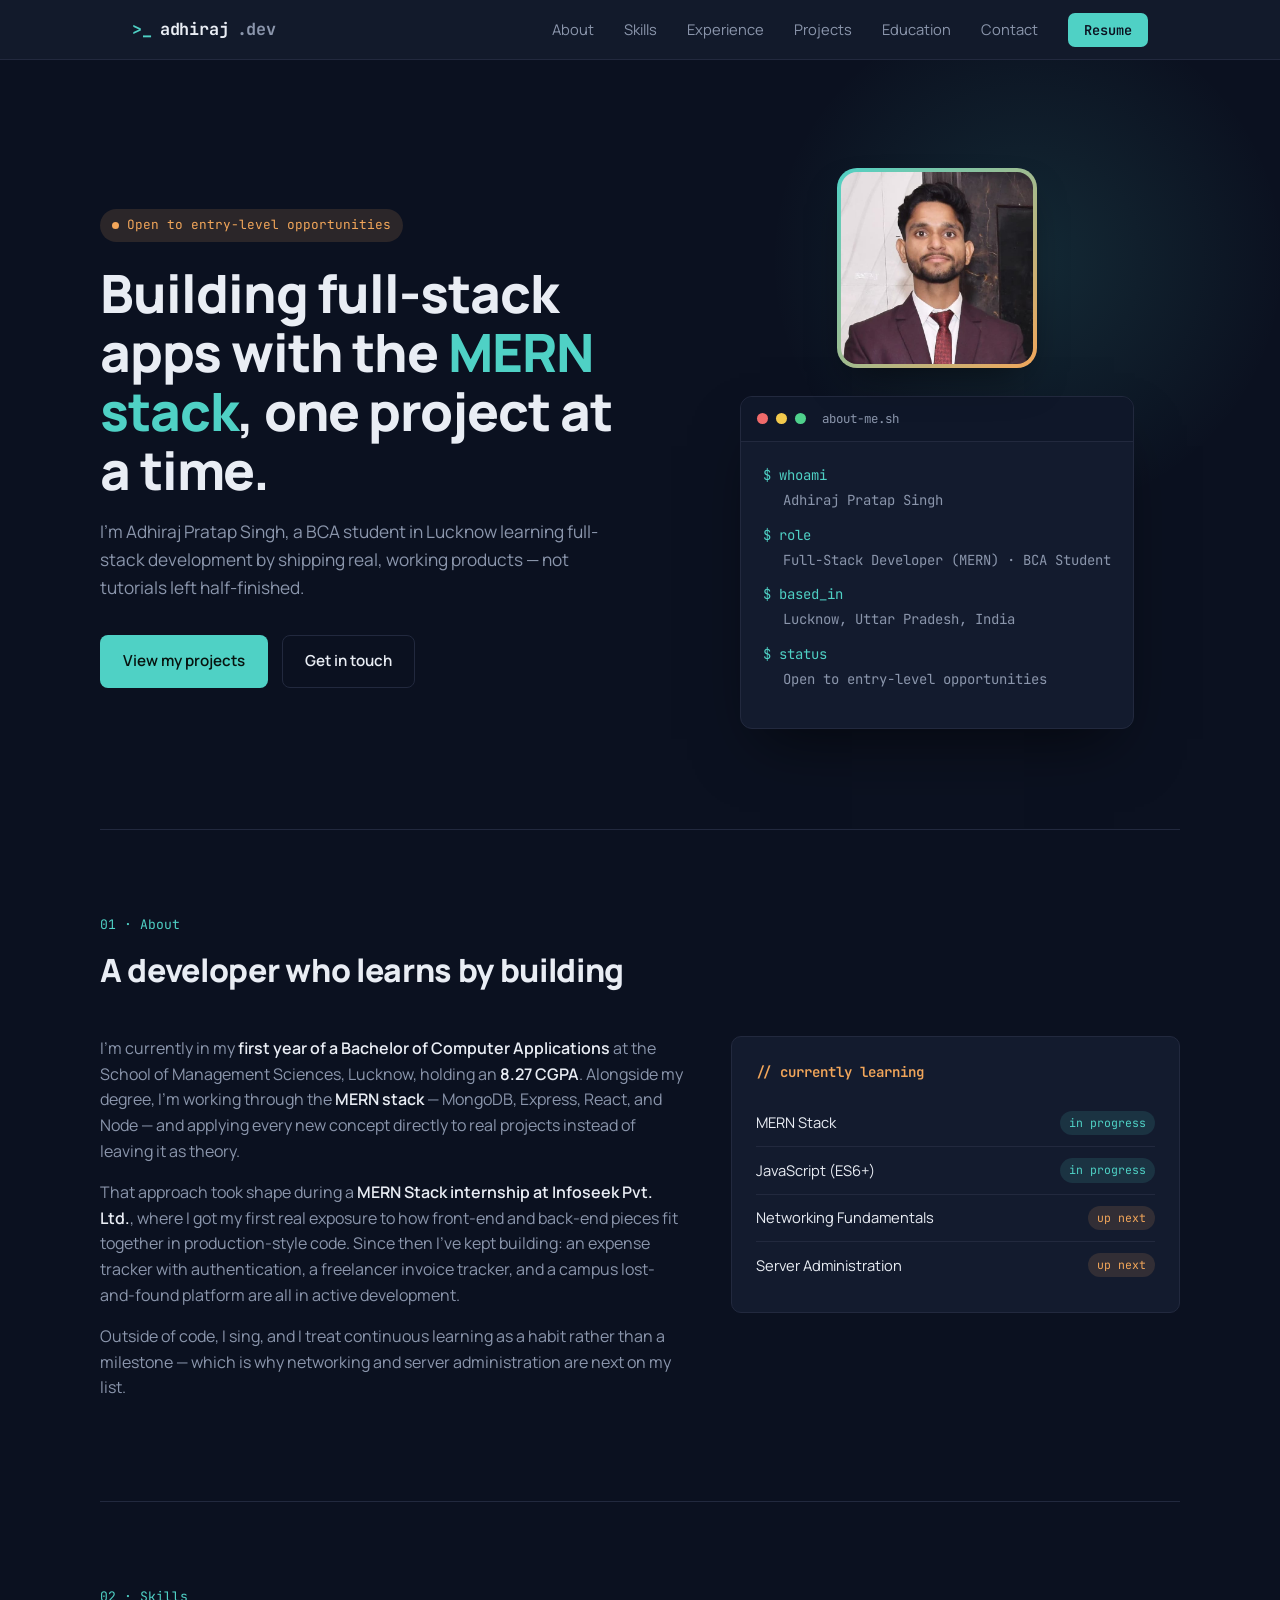
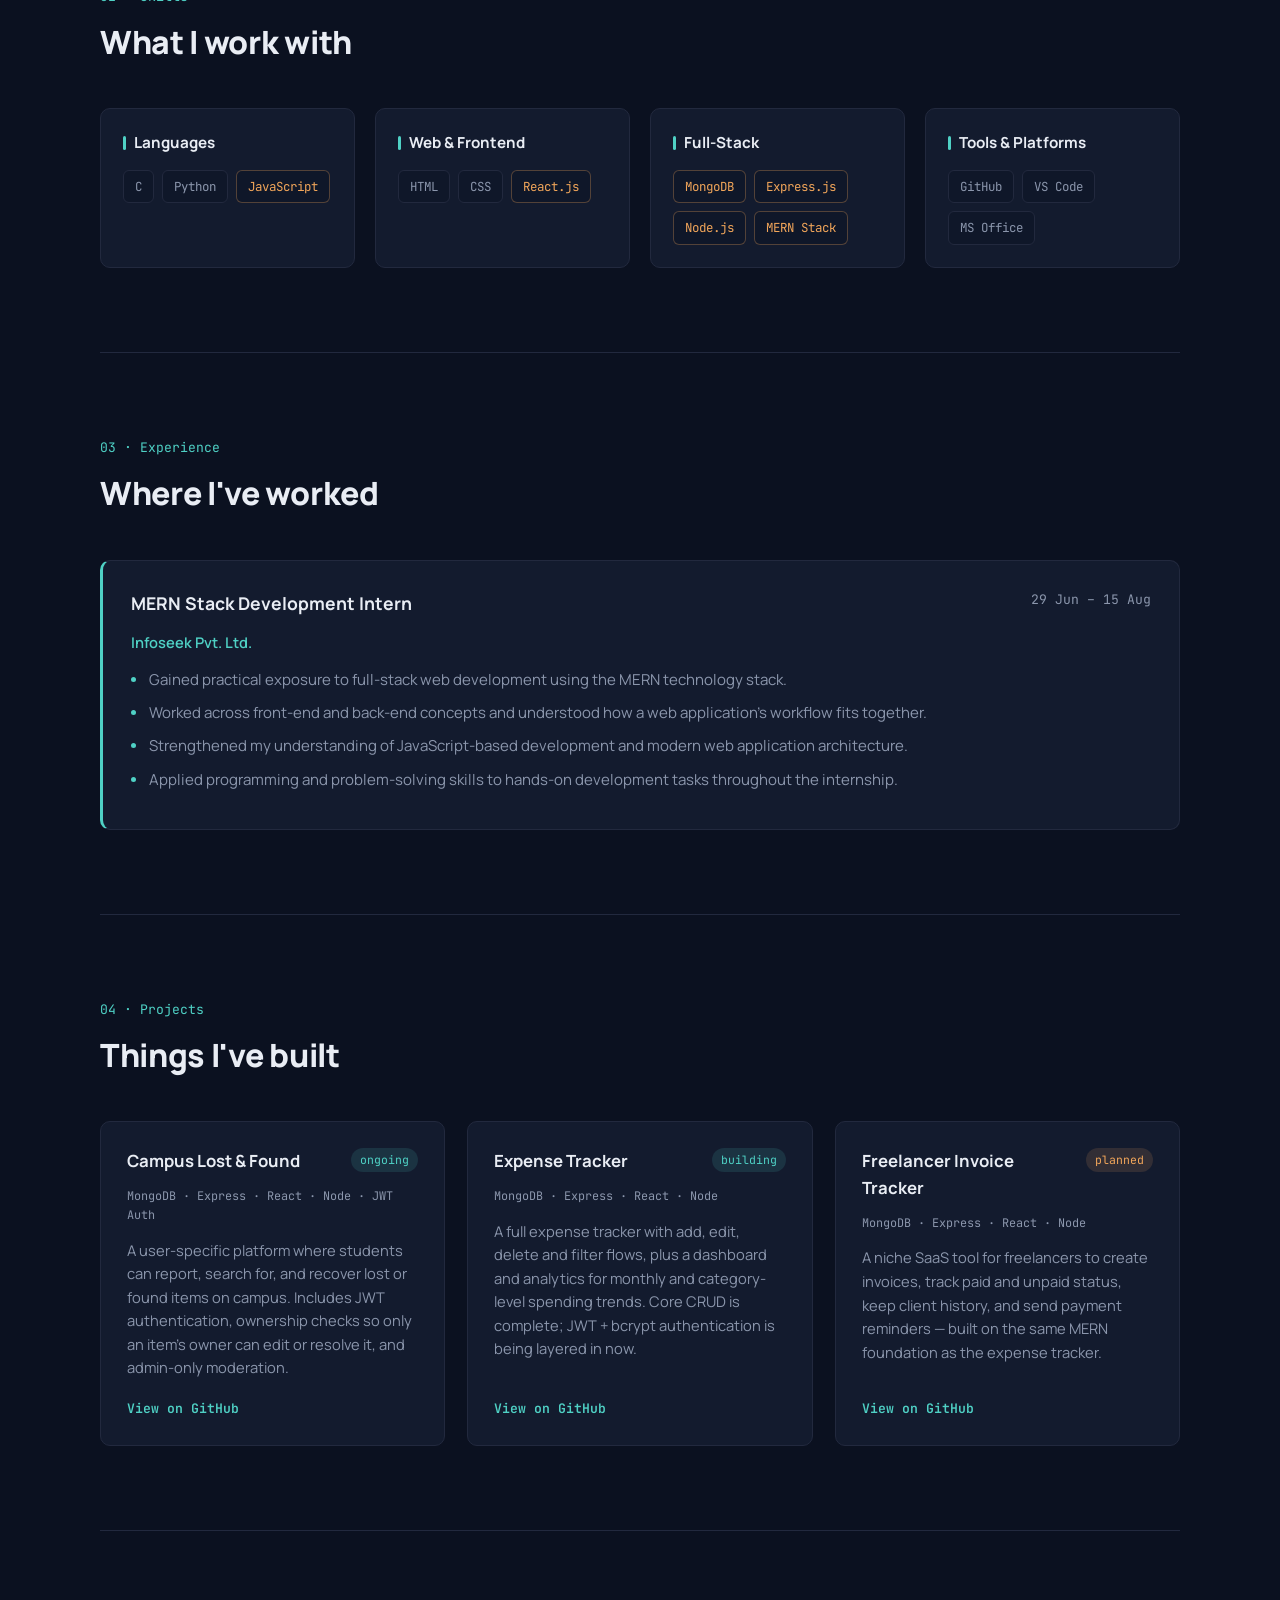
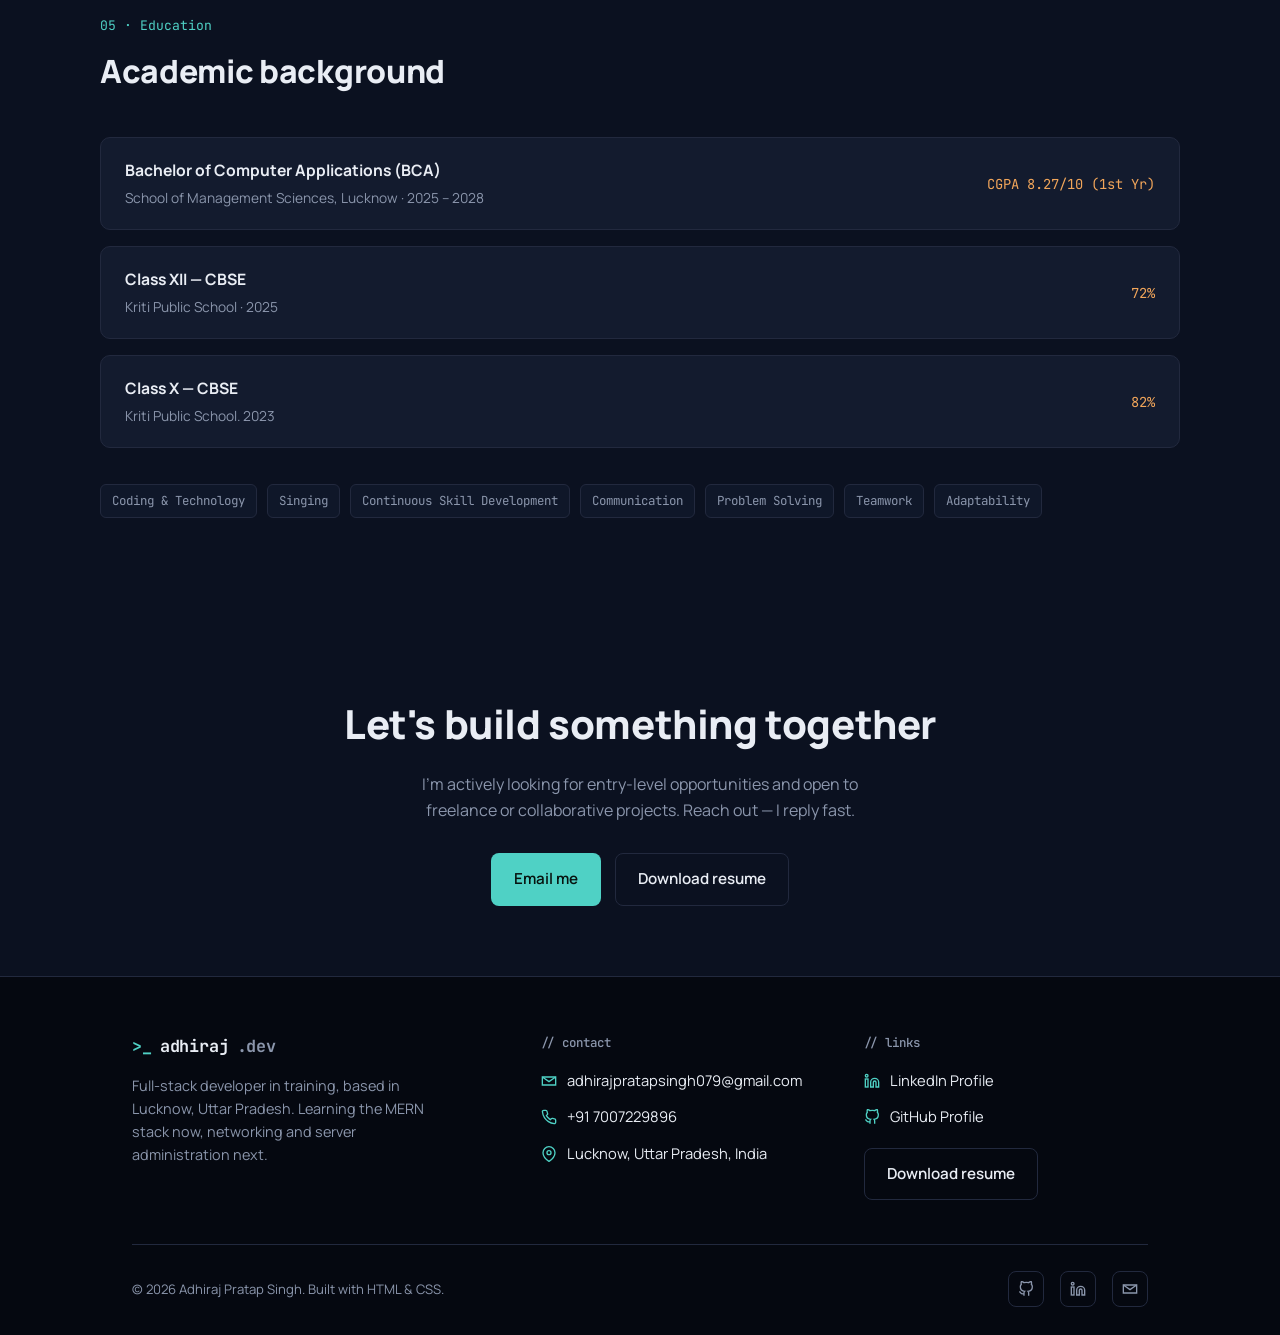
<file: index.html>
<!DOCTYPE html>
<html lang="en">
<head>
<meta charset="UTF-8">
<meta name="viewport" content="width=device-width, initial-scale=1.0">
<title>Adhiraj Pratap Singh — Full-Stack Developer</title>
<meta name="color-scheme" content="dark">
<link rel="preconnect" href="https://fonts.googleapis.com">
<link href="https://fonts.googleapis.com/css2?family=JetBrains+Mono:wght@400;500;600;700&family=Manrope:wght@400;500;600;700;800&display=swap" rel="stylesheet">
<link rel="stylesheet" href="style.css">
</head>
<body>

<header>
  <nav class="nav">
    <a href="#top" class="logo"><span class="dot">&gt;_</span> adhiraj<span style="color:var(--text-muted)">.dev</span></a>
    <button class="nav-toggle" id="navToggle" aria-label="Toggle navigation" aria-expanded="false">☰</button>
    <ul class="nav-links" id="navLinks">
      <li><a href="#about">About</a></li>
      <li><a href="#skills">Skills</a></li>
      <li><a href="#experience">Experience</a></li>
      <li><a href="#projects">Projects</a></li>
      <li><a href="#education">Education</a></li>
      <li><a href="#contact">Contact</a></li>
      <li><a class="resume-link" href="resume.pdf" download="Adhiraj_Pratap_Singh_Resume.pdf">Resume</a></li>
    </ul>
  </nav>
</header>

<main id="top">

  <!-- HERO -->
  <section class="hero wrap">
    <div class="hero-inner">
      <div>
        <span class="eyebrow-tag"><span class="pulse"></span>Open to entry-level opportunities</span>
        <h1>Building full-stack apps with the <span>MERN stack</span>, one project at a time.</h1>
        <p class="lede">I'm Adhiraj Pratap Singh, a BCA student in Lucknow learning full-stack development by shipping real, working products — not tutorials left half-finished.</p>
        <div class="cta-row">
          <a href="#projects" class="btn btn-primary">View my projects</a>
          <a href="#contact" class="btn btn-outline">Get in touch</a>
        </div>
      </div>
      <div class="hero-visual">
        <div class="flip-card" id="flipCard" tabindex="0" role="button" aria-label="Flip to see details">
          <div class="flip-inner">
            <div class="flip-front">
              <img src="photo.jpg" alt="Adhiraj Pratap Singh">
            </div>
            <div class="flip-back">
              <h3>Adhiraj Pratap Singh</h3>
              <p>Full-Stack Developer<br>MERN Stack</p>
              <div class="flip-links">
                <a href="https://github.com/Adhiraj-web" target="_blank" rel="noopener noreferrer" aria-label="GitHub">
                  <svg width="18" height="18" viewBox="0 0 24 24" fill="none" stroke="currentColor" stroke-width="2"><path d="M9 19c-5 1.5-5-2.5-7-3m14 6v-3.87a3.37 3.37 0 0 0-.94-2.61c3.14-.35 6.44-1.54 6.44-7A5.44 5.44 0 0 0 20 4.77 5.07 5.07 0 0 0 19.91 1S18.73.65 16 2.48a13.38 13.38 0 0 0-7 0C6.27.65 5.09 1 5.09 1A5.07 5.07 0 0 0 5 4.77a5.44 5.44 0 0 0-1.5 3.78c0 5.42 3.3 6.61 6.44 7A3.37 3.37 0 0 0 9 18.13V22"/></svg>
                </a>
                <a href="https://www.linkedin.com/in/adhiraj-pratap-singh-978077383" target="_blank" rel="noopener noreferrer" aria-label="LinkedIn">
                  <svg width="18" height="18" viewBox="0 0 24 24" fill="none" stroke="currentColor" stroke-width="2"><path d="M16 8a6 6 0 0 1 6 6v7h-4v-7a2 2 0 0 0-2-2 2 2 0 0 0-2 2v7h-4v-7a6 6 0 0 1 6-6z"/><rect x="2" y="9" width="4" height="12"/><circle cx="4" cy="4" r="2"/></svg>
                </a>
                <a href="mailto:adhirajpratapsingh079@gmail.com" aria-label="Email">
                  <svg width="18" height="18" viewBox="0 0 24 24" fill="none" stroke="currentColor" stroke-width="2"><path d="M22 6l-10 7L2 6"/><path d="M2 6h20v12H2z"/></svg>
                </a>
              </div>
            </div>
          </div>
        </div>
        <div class="terminal">
          <div class="terminal-bar">
            <span class="tdot red"></span><span class="tdot yellow"></span><span class="tdot green"></span>
            <span class="tname">about-me.sh</span>
          </div>
          <div class="terminal-body" id="terminalBody"></div>
        </div>
      </div>
    </div>
  </section>

  <!-- ABOUT -->
  <section class="block wrap" id="about">
    <div class="section-head">
      <div class="section-tag">01 · About</div>
      <h2>A developer who learns by building</h2>
    </div>
    <div class="about-grid">
      <div>
        <p>I'm currently in my <strong>first year of a Bachelor of Computer Applications</strong> at the School of Management Sciences, Lucknow, holding an <strong>8.27 CGPA</strong>. Alongside my degree, I'm working through the <strong>MERN stack</strong> — MongoDB, Express, React, and Node — and applying every new concept directly to real projects instead of leaving it as theory.</p>
        <p>That approach took shape during a <strong>MERN Stack internship at Infoseek Pvt. Ltd.</strong>, where I got my first real exposure to how front-end and back-end pieces fit together in production-style code. Since then I've kept building: an expense tracker with authentication, a freelancer invoice tracker, and a campus lost-and-found platform are all in active development.</p>
        <p>Outside of code, I sing, and I treat continuous learning as a habit rather than a milestone — which is why networking and server administration are next on my list.</p>
      </div>
      <div class="learning-panel">
        <h3>// currently learning</h3>
        <div class="learning-item">
          <span>MERN Stack</span>
          <span class="status-pill status-active">in progress</span>
        </div>
        <div class="learning-item">
          <span>JavaScript (ES6+)</span>
          <span class="status-pill status-active">in progress</span>
        </div>
        <div class="learning-item">
          <span>Networking Fundamentals</span>
          <span class="status-pill status-queued">up next</span>
        </div>
        <div class="learning-item">
          <span>Server Administration</span>
          <span class="status-pill status-queued">up next</span>
        </div>
      </div>
    </div>
  </section>

  <!-- SKILLS -->
  <section class="block wrap" id="skills">
    <div class="section-head">
      <div class="section-tag">02 · Skills</div>
      <h2>What I work with</h2>
    </div>
    <div class="skills-grid">
      <div class="skill-card">
        <h4><span class="bar"></span>Languages</h4>
        <div class="chip-row">
          <span class="chip">C</span>
          <span class="chip">Python</span>
          <span class="chip learning">JavaScript</span>
        </div>
      </div>
      <div class="skill-card">
        <h4><span class="bar"></span>Web & Frontend</h4>
        <div class="chip-row">
          <span class="chip">HTML</span>
          <span class="chip">CSS</span>
          <span class="chip learning">React.js</span>
        </div>
      </div>
      <div class="skill-card">
        <h4><span class="bar"></span>Full-Stack</h4>
        <div class="chip-row">
          <span class="chip learning">MongoDB</span>
          <span class="chip learning">Express.js</span>
          <span class="chip learning">Node.js</span>
          <span class="chip learning">MERN Stack</span>
        </div>
      </div>
      <div class="skill-card">
        <h4><span class="bar"></span>Tools & Platforms</h4>
        <div class="chip-row">
          <span class="chip">GitHub</span>
          <span class="chip">VS Code</span>
          <span class="chip">MS Office</span>
        </div>
      </div>
    </div>
  </section>

  <!-- EXPERIENCE -->
  <section class="block wrap" id="experience">
    <div class="section-head">
      <div class="section-tag">03 · Experience</div>
      <h2>Where I've worked</h2>
    </div>
    <div class="exp-card">
      <div class="exp-top">
        <h3>MERN Stack Development Intern</h3>
        <span class="exp-date">29 Jun – 15 Aug</span>
      </div>
      <div class="exp-org">Infoseek Pvt. Ltd.</div>
      <ul>
        <li>Gained practical exposure to full-stack web development using the MERN technology stack.</li>
        <li>Worked across front-end and back-end concepts and understood how a web application's workflow fits together.</li>
        <li>Strengthened my understanding of JavaScript-based development and modern web application architecture.</li>
        <li>Applied programming and problem-solving skills to hands-on development tasks throughout the internship.</li>
      </ul>
    </div>
  </section>

  <!-- PROJECTS -->
  <section class="block wrap" id="projects">
    <div class="section-head">
      <div class="section-tag">04 · Projects</div>
      <h2>Things I've built</h2>
    </div>
    <div class="projects-grid">

      <div class="project-card">
        <div class="project-top">
          <h3>Campus Lost & Found</h3>
          <span class="status-pill status-active">ongoing</span>
        </div>
        <div class="project-stack">MongoDB · Express · React · Node · JWT Auth</div>
        <p class="desc">A user-specific platform where students can report, search for, and recover lost or found items on campus. Includes JWT authentication, ownership checks so only an item's owner can edit or resolve it, and admin-only moderation.</p>
        <div class="project-foot">
          <a href="https://github.com/Adhiraj-web" target="_blank" rel="noopener noreferrer" class="project-link">View on GitHub</a>
        </div>
      </div>

      <div class="project-card">
        <div class="project-top">
          <h3>Expense Tracker</h3>
          <span class="status-pill status-active">building</span>
        </div>
        <div class="project-stack">MongoDB · Express · React · Node</div>
        <p class="desc">A full expense tracker with add, edit, delete and filter flows, plus a dashboard and analytics for monthly and category-level spending trends. Core CRUD is complete; JWT + bcrypt authentication is being layered in now.</p>
        <div class="project-foot">
          <a href="https://github.com/Adhiraj-web" target="_blank" rel="noopener noreferrer" class="project-link">View on GitHub</a>
        </div>
      </div>

      <div class="project-card">
        <div class="project-top">
          <h3>Freelancer Invoice Tracker</h3>
          <span class="status-pill status-queued">planned</span>
        </div>
        <div class="project-stack">MongoDB · Express · React · Node</div>
        <p class="desc">A niche SaaS tool for freelancers to create invoices, track paid and unpaid status, keep client history, and send payment reminders — built on the same MERN foundation as the expense tracker.</p>
        <div class="project-foot">
          <a href="https://github.com/Adhiraj-web" target="_blank" rel="noopener noreferrer" class="project-link">View on GitHub</a>
        </div>
      </div>

    </div>
  </section>

  <!-- EDUCATION -->
  <section class="block wrap" id="education">
    <div class="section-head">
      <div class="section-tag">05 · Education</div>
      <h2>Academic background</h2>
    </div>
    <div class="edu-list">
      <div class="edu-row">
        <div>
          <h4>Bachelor of Computer Applications (BCA)</h4>
          <div class="edu-sub">School of Management Sciences, Lucknow · 2025 – 2028</div>
        </div>
        <div class="edu-score">CGPA 8.27/10 (1st Yr)</div>
      </div>
      <div class="edu-row">
        <div>
          <h4>Class XII — CBSE</h4>
          <div class="edu-sub">Kriti Public School · 2025</div>
        </div>
        <div class="edu-score">72%</div>
      </div>
      <div class="edu-row">
        <div>
          <h4>Class X — CBSE</h4>
          <div class="edu-sub">Kriti Public School. 2023</div>
        </div>
        <div class="edu-score">82%</div>
      </div>
    </div>

    <div class="interests-row">
      <span class="chip">Coding & Technology</span>
      <span class="chip">Singing</span>
      <span class="chip">Continuous Skill Development</span>
      <span class="chip">Communication</span>
      <span class="chip">Problem Solving</span>
      <span class="chip">Teamwork</span>
      <span class="chip">Adaptability</span>
    </div>
  </section>

  <!-- CONTACT CTA -->
  <section class="contact-cta wrap" id="contact">
    <h2>Let's build something together</h2>
    <p>I'm actively looking for entry-level opportunities and open to freelance or collaborative projects. Reach out — I reply fast.</p>
    <div class="cta-row">
      <a href="mailto:adhirajpratapsingh079@gmail.com" class="btn btn-primary">Email me</a>
      <a href="resume.pdf" download="Adhiraj_Pratap_Singh_Resume.pdf" class="btn btn-outline">Download resume</a>
    </div>
  </section>

</main>

<footer>
  <div class="wrap">
    <div class="footer-grid">
      <div class="footer-brand">
        <a href="#top" class="logo"><span class="dot">&gt;_</span> adhiraj<span style="color:var(--text-muted)">.dev</span></a>
        <p>Full-stack developer in training, based in Lucknow, Uttar Pradesh. Learning the MERN stack now, networking and server administration next.</p>
      </div>
      <div class="footer-col">
        <h5>// contact</h5>
        <div class="footer-contact-item">
          <svg width="16" height="16" viewBox="0 0 24 24" fill="none" stroke="currentColor" stroke-width="2"><path d="M22 6l-10 7L2 6"/><path d="M2 6h20v12H2z"/></svg>
          <a href="mailto:adhirajpratapsingh079@gmail.com">adhirajpratapsingh079@gmail.com</a>
        </div>
        <div class="footer-contact-item">
          <svg width="16" height="16" viewBox="0 0 24 24" fill="none" stroke="currentColor" stroke-width="2"><path d="M22 16.92v3a2 2 0 0 1-2.18 2 19.79 19.79 0 0 1-8.63-3.07 19.5 19.5 0 0 1-6-6 19.79 19.79 0 0 1-3.07-8.67A2 2 0 0 1 4.11 2h3a2 2 0 0 1 2 1.72c.127.96.361 1.903.7 2.81a2 2 0 0 1-.45 2.11L8.09 9.91a16 16 0 0 0 6 6l1.27-1.27a2 2 0 0 1 2.11-.45c.907.339 1.85.573 2.81.7A2 2 0 0 1 22 16.92z"/></svg>
          <a href="tel:+917007229896">+91 7007229896</a>
        </div>
        <div class="footer-contact-item">
          <svg width="16" height="16" viewBox="0 0 24 24" fill="none" stroke="currentColor" stroke-width="2"><path d="M21 10c0 7-9 13-9 13s-9-6-9-13a9 9 0 0 1 18 0z"/><circle cx="12" cy="10" r="3"/></svg>
          <span>Lucknow, Uttar Pradesh, India</span>
        </div>
      </div>
      <div class="footer-col">
        <h5>// links</h5>
        <div class="footer-contact-item">
          <svg width="16" height="16" viewBox="0 0 24 24" fill="none" stroke="currentColor" stroke-width="2"><path d="M16 8a6 6 0 0 1 6 6v7h-4v-7a2 2 0 0 0-2-2 2 2 0 0 0-2 2v7h-4v-7a6 6 0 0 1 6-6z"/><rect x="2" y="9" width="4" height="12"/><circle cx="4" cy="4" r="2"/></svg>
          <a href="https://www.linkedin.com/in/adhiraj-pratap-singh-978077383" target="_blank" rel="noopener noreferrer">LinkedIn Profile</a>
        </div>
        <div class="footer-contact-item">
          <svg width="16" height="16" viewBox="0 0 24 24" fill="none" stroke="currentColor" stroke-width="2"><path d="M9 19c-5 1.5-5-2.5-7-3m14 6v-3.87a3.37 3.37 0 0 0-.94-2.61c3.14-.35 6.44-1.54 6.44-7A5.44 5.44 0 0 0 20 4.77 5.07 5.07 0 0 0 19.91 1S18.73.65 16 2.48a13.38 13.38 0 0 0-7 0C6.27.65 5.09 1 5.09 1A5.07 5.07 0 0 0 5 4.77a5.44 5.44 0 0 0-1.5 3.78c0 5.42 3.3 6.61 6.44 7A3.37 3.37 0 0 0 9 18.13V22"/></svg>
          <a href="https://github.com/Adhiraj-web" target="_blank" rel="noopener noreferrer">GitHub Profile</a>
        </div>
        <a href="resume.pdf" download="Adhiraj_Pratap_Singh_Resume.pdf" class="btn btn-outline">Download resume</a>
      </div>
    </div>
    <div class="footer-bottom">
      <span>© 2026 Adhiraj Pratap Singh. Built with HTML & CSS.</span>
      <div class="socials">
        <a href="https://github.com/Adhiraj-web" target="_blank" rel="noopener noreferrer" aria-label="GitHub">
          <svg width="16" height="16" viewBox="0 0 24 24" fill="none" stroke="currentColor" stroke-width="2"><path d="M9 19c-5 1.5-5-2.5-7-3m14 6v-3.87a3.37 3.37 0 0 0-.94-2.61c3.14-.35 6.44-1.54 6.44-7A5.44 5.44 0 0 0 20 4.77 5.07 5.07 0 0 0 19.91 1S18.73.65 16 2.48a13.38 13.38 0 0 0-7 0C6.27.65 5.09 1 5.09 1A5.07 5.07 0 0 0 5 4.77a5.44 5.44 0 0 0-1.5 3.78c0 5.42 3.3 6.61 6.44 7A3.37 3.37 0 0 0 9 18.13V22"/></svg>
        </a>
        <a href="https://www.linkedin.com/in/adhiraj-pratap-singh-978077383" target="_blank" rel="noopener noreferrer" aria-label="LinkedIn">
          <svg width="16" height="16" viewBox="0 0 24 24" fill="none" stroke="currentColor" stroke-width="2"><path d="M16 8a6 6 0 0 1 6 6v7h-4v-7a2 2 0 0 0-2-2 2 2 0 0 0-2 2v7h-4v-7a6 6 0 0 1 6-6z"/><rect x="2" y="9" width="4" height="12"/><circle cx="4" cy="4" r="2"/></svg>
        </a>
        <a href="mailto:adhirajpratapsingh079@gmail.com" aria-label="Email">
          <svg width="16" height="16" viewBox="0 0 24 24" fill="none" stroke="currentColor" stroke-width="2"><path d="M22 6l-10 7L2 6"/><path d="M2 6h20v12H2z"/></svg>
        </a>
      </div>
    </div>
  </div>
</footer>

<script src="script.js"></script>
</body>
</html>
</file>
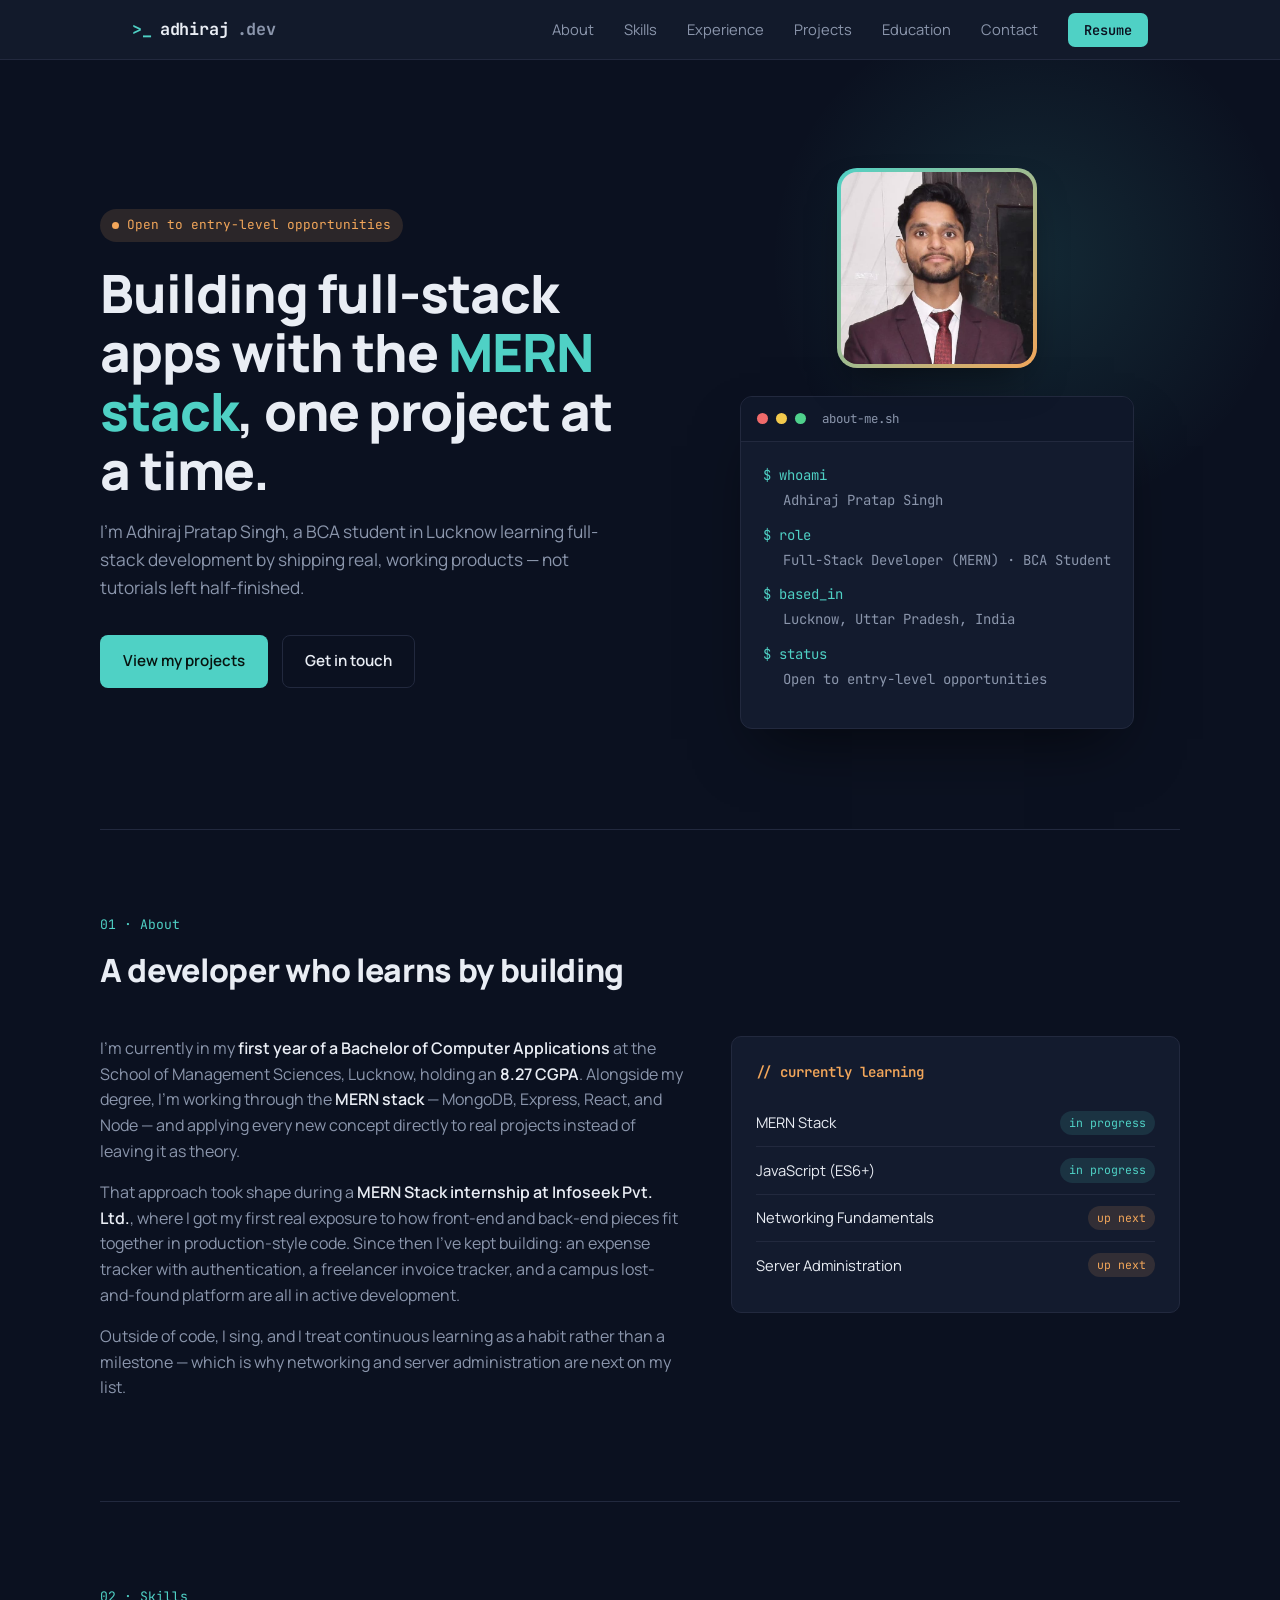
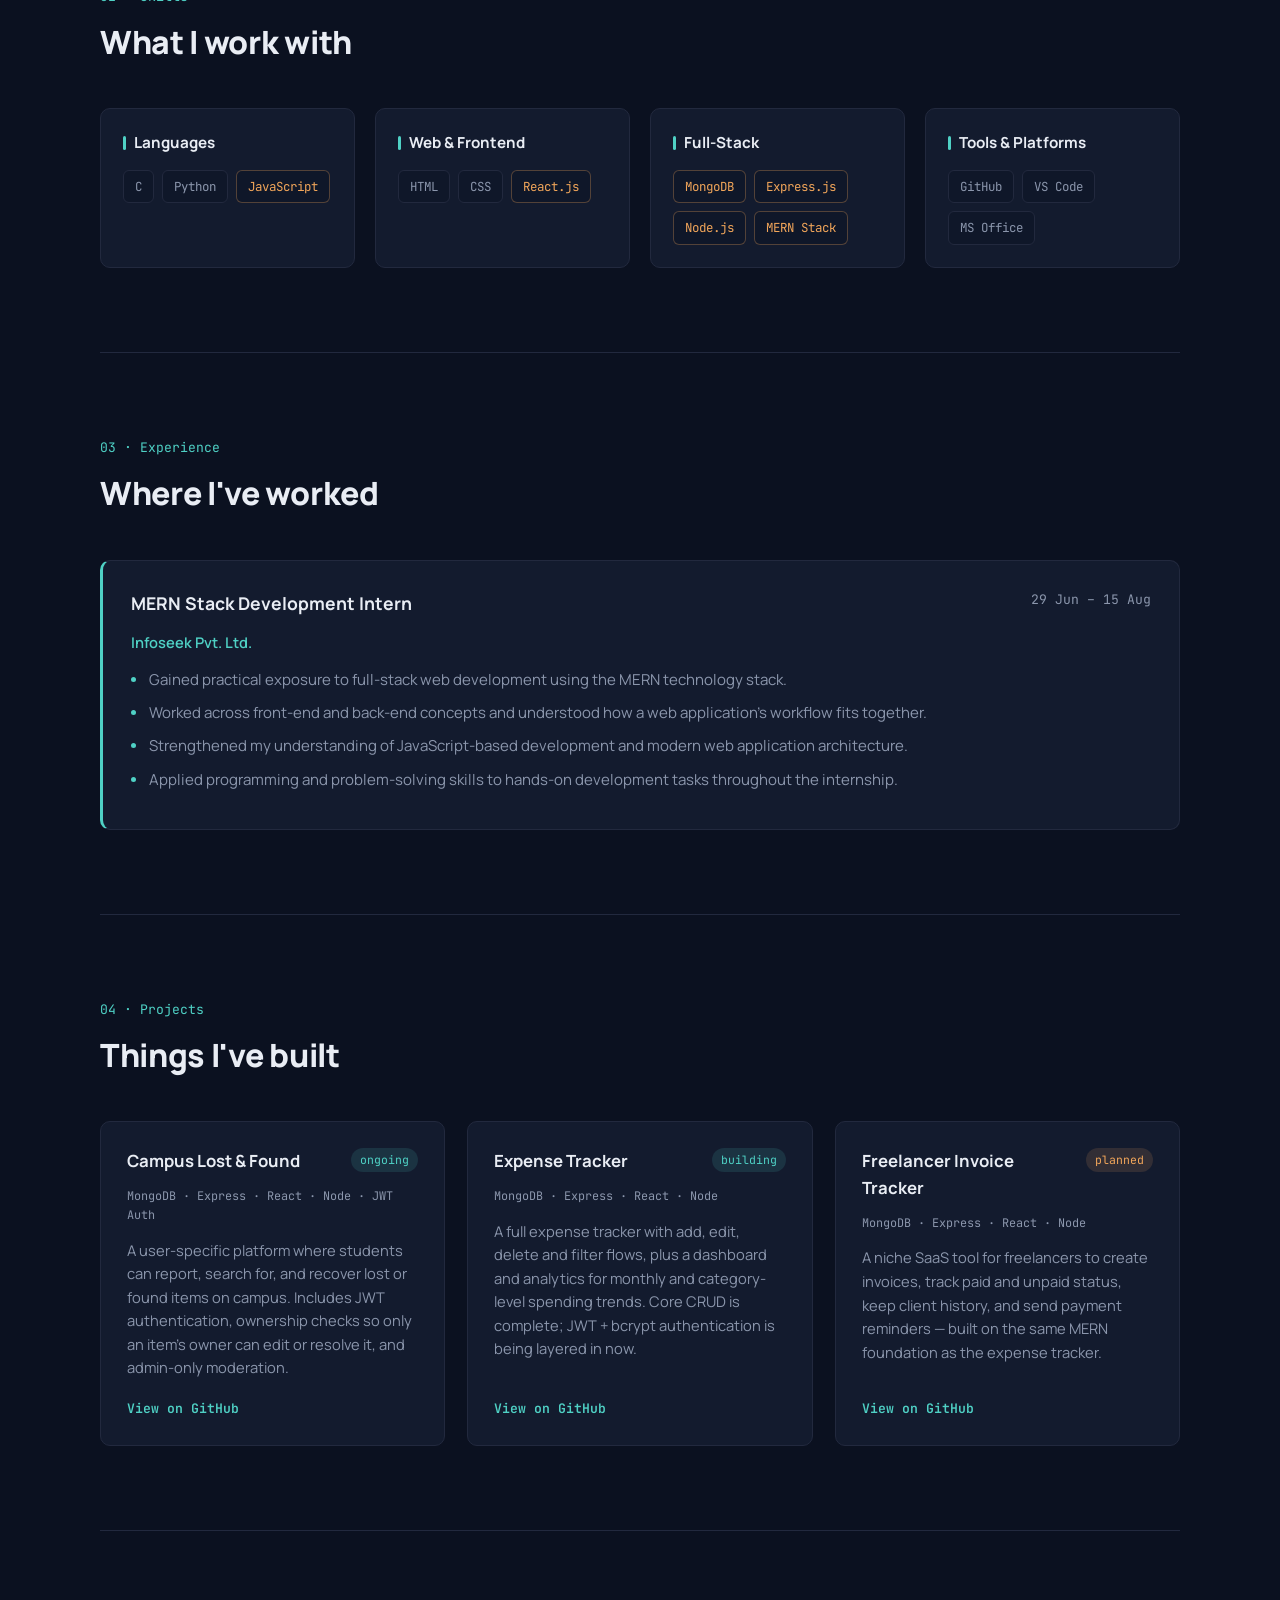
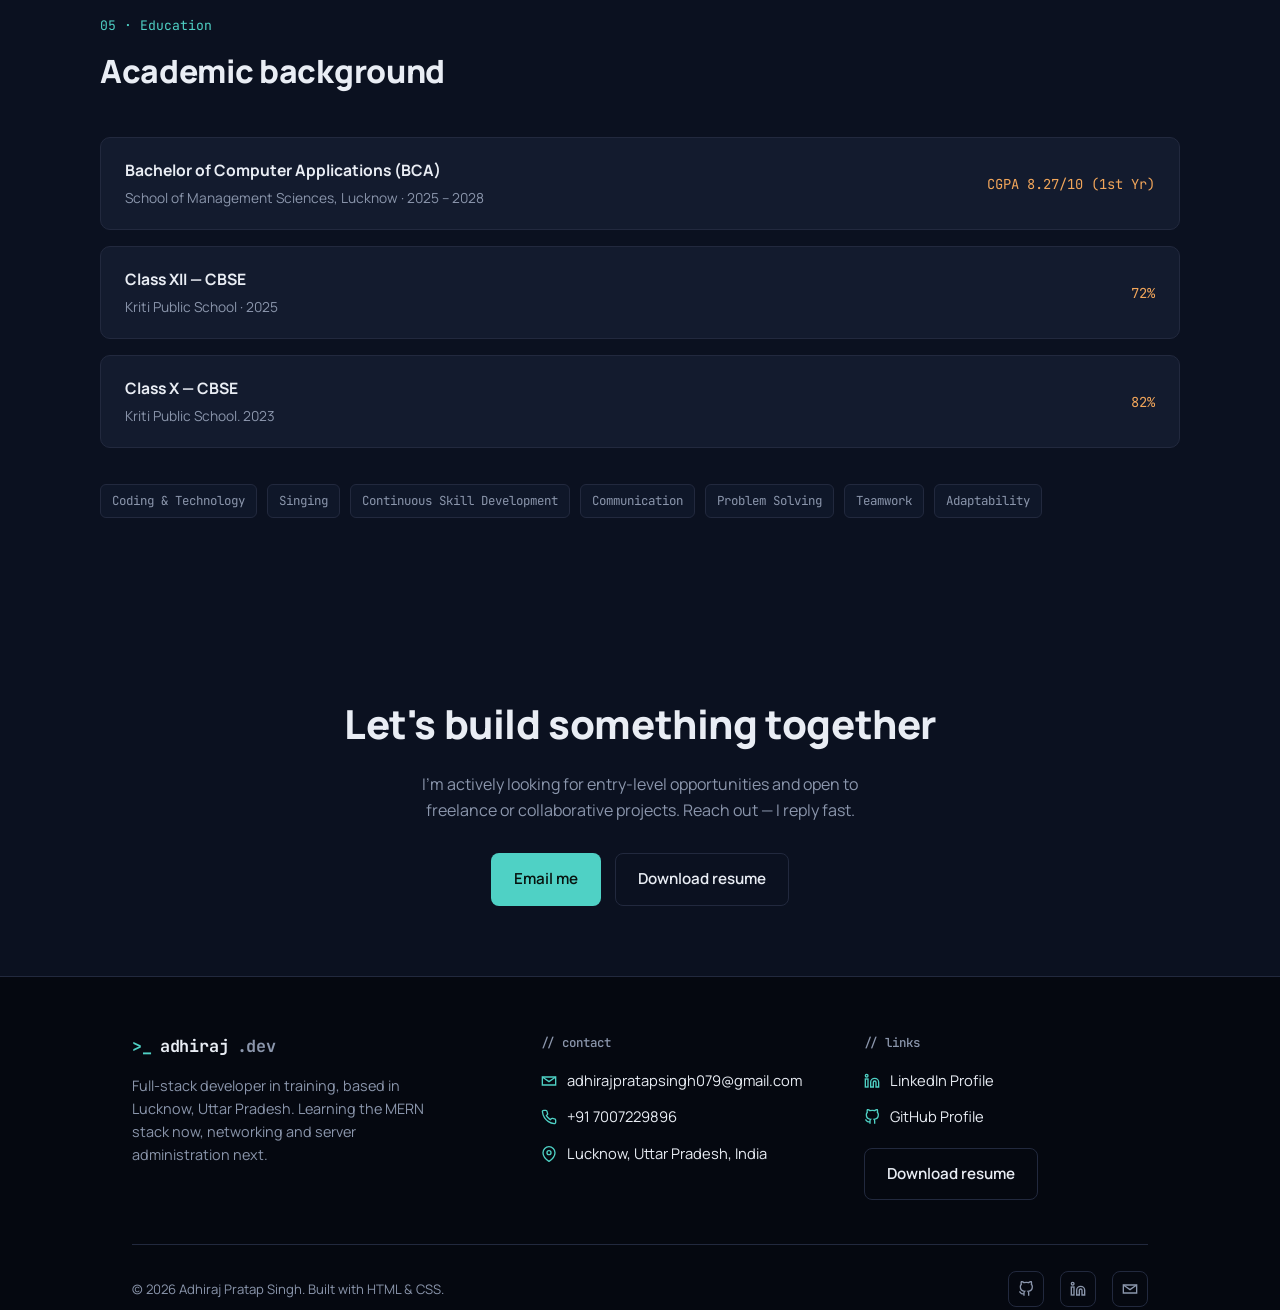
<file: portfolio.htm>
<!DOCTYPE html>
<html lang="en">
<head>
<meta charset="UTF-8">
<meta name="viewport" content="width=device-width, initial-scale=1.0">
<title>Adhiraj Pratap Singh — Full-Stack Developer</title>
<meta name="color-scheme" content="dark">
<link rel="preconnect" href="https://fonts.googleapis.com">
<link href="https://fonts.googleapis.com/css2?family=JetBrains+Mono:wght@400;500;600;700&family=Manrope:wght@400;500;600;700;800&display=swap" rel="stylesheet">
<link rel="stylesheet" href="style.css">
</head>
<body>

<header>
  <nav class="nav">
    <a href="#top" class="logo"><span class="dot">&gt;_</span> adhiraj<span style="color:var(--text-muted)">.dev</span></a>
    <button class="nav-toggle" id="navToggle" aria-label="Toggle navigation" aria-expanded="false">☰</button>
    <ul class="nav-links" id="navLinks">
      <li><a href="#about">About</a></li>
      <li><a href="#skills">Skills</a></li>
      <li><a href="#experience">Experience</a></li>
      <li><a href="#projects">Projects</a></li>
      <li><a href="#education">Education</a></li>
      <li><a href="#contact">Contact</a></li>
      <li><a class="resume-link" href="resume.pdf" download="Adhiraj_Pratap_Singh_Resume.pdf">Resume</a></li>
    </ul>
  </nav>
</header>

<main id="top">

  <!-- HERO -->
  <section class="hero wrap">
    <div class="hero-inner">
      <div>
        <span class="eyebrow-tag"><span class="pulse"></span>Open to entry-level opportunities</span>
        <h1>Building full-stack apps with the <span>MERN stack</span>, one project at a time.</h1>
        <p class="lede">I'm Adhiraj Pratap Singh, a BCA student in Lucknow learning full-stack development by shipping real, working products — not tutorials left half-finished.</p>
        <div class="cta-row">
          <a href="#projects" class="btn btn-primary">View my projects</a>
          <a href="#contact" class="btn btn-outline">Get in touch</a>
        </div>
      </div>
      <div class="hero-visual">
        <div class="flip-card" id="flipCard" tabindex="0" role="button" aria-label="Flip to see details">
          <div class="flip-inner">
            <div class="flip-front">
              <img src="photo.jpg" alt="Adhiraj Pratap Singh">
            </div>
            <div class="flip-back">
              <h3>Adhiraj Pratap Singh</h3>
              <p>Full-Stack Developer<br>MERN Stack</p>
              <div class="flip-links">
                <a href="https://github.com/Adhiraj-web" target="_blank" rel="noopener noreferrer" aria-label="GitHub">
                  <svg width="18" height="18" viewBox="0 0 24 24" fill="none" stroke="currentColor" stroke-width="2"><path d="M9 19c-5 1.5-5-2.5-7-3m14 6v-3.87a3.37 3.37 0 0 0-.94-2.61c3.14-.35 6.44-1.54 6.44-7A5.44 5.44 0 0 0 20 4.77 5.07 5.07 0 0 0 19.91 1S18.73.65 16 2.48a13.38 13.38 0 0 0-7 0C6.27.65 5.09 1 5.09 1A5.07 5.07 0 0 0 5 4.77a5.44 5.44 0 0 0-1.5 3.78c0 5.42 3.3 6.61 6.44 7A3.37 3.37 0 0 0 9 18.13V22"/></svg>
                </a>
                <a href="https://www.linkedin.com/in/adhiraj-pratap-singh-978077383" target="_blank" rel="noopener noreferrer" aria-label="LinkedIn">
                  <svg width="18" height="18" viewBox="0 0 24 24" fill="none" stroke="currentColor" stroke-width="2"><path d="M16 8a6 6 0 0 1 6 6v7h-4v-7a2 2 0 0 0-2-2 2 2 0 0 0-2 2v7h-4v-7a6 6 0 0 1 6-6z"/><rect x="2" y="9" width="4" height="12"/><circle cx="4" cy="4" r="2"/></svg>
                </a>
                <a href="mailto:adhirajpratapsingh079@gmail.com" aria-label="Email">
                  <svg width="18" height="18" viewBox="0 0 24 24" fill="none" stroke="currentColor" stroke-width="2"><path d="M22 6l-10 7L2 6"/><path d="M2 6h20v12H2z"/></svg>
                </a>
              </div>
            </div>
          </div>
        </div>
        <div class="terminal">
          <div class="terminal-bar">
            <span class="tdot red"></span><span class="tdot yellow"></span><span class="tdot green"></span>
            <span class="tname">about-me.sh</span>
          </div>
          <div class="terminal-body" id="terminalBody"></div>
        </div>
      </div>
    </div>
  </section>

  <!-- ABOUT -->
  <section class="block wrap" id="about">
    <div class="section-head">
      <div class="section-tag">01 · About</div>
      <h2>A developer who learns by building</h2>
    </div>
    <div class="about-grid">
      <div>
        <p>I'm currently in my <strong>first year of a Bachelor of Computer Applications</strong> at the School of Management Sciences, Lucknow, holding an <strong>8.27 CGPA</strong>. Alongside my degree, I'm working through the <strong>MERN stack</strong> — MongoDB, Express, React, and Node — and applying every new concept directly to real projects instead of leaving it as theory.</p>
        <p>That approach took shape during a <strong>MERN Stack internship at Infoseek Pvt. Ltd.</strong>, where I got my first real exposure to how front-end and back-end pieces fit together in production-style code. Since then I've kept building: an expense tracker with authentication, a freelancer invoice tracker, and a campus lost-and-found platform are all in active development.</p>
        <p>Outside of code, I sing, and I treat continuous learning as a habit rather than a milestone — which is why networking and server administration are next on my list.</p>
      </div>
      <div class="learning-panel">
        <h3>// currently learning</h3>
        <div class="learning-item">
          <span>MERN Stack</span>
          <span class="status-pill status-active">in progress</span>
        </div>
        <div class="learning-item">
          <span>JavaScript (ES6+)</span>
          <span class="status-pill status-active">in progress</span>
        </div>
        <div class="learning-item">
          <span>Networking Fundamentals</span>
          <span class="status-pill status-queued">up next</span>
        </div>
        <div class="learning-item">
          <span>Server Administration</span>
          <span class="status-pill status-queued">up next</span>
        </div>
      </div>
    </div>
  </section>

  <!-- SKILLS -->
  <section class="block wrap" id="skills">
    <div class="section-head">
      <div class="section-tag">02 · Skills</div>
      <h2>What I work with</h2>
    </div>
    <div class="skills-grid">
      <div class="skill-card">
        <h4><span class="bar"></span>Languages</h4>
        <div class="chip-row">
          <span class="chip">C</span>
          <span class="chip">Python</span>
          <span class="chip learning">JavaScript</span>
        </div>
      </div>
      <div class="skill-card">
        <h4><span class="bar"></span>Web & Frontend</h4>
        <div class="chip-row">
          <span class="chip">HTML</span>
          <span class="chip">CSS</span>
          <span class="chip learning">React.js</span>
        </div>
      </div>
      <div class="skill-card">
        <h4><span class="bar"></span>Full-Stack</h4>
        <div class="chip-row">
          <span class="chip learning">MongoDB</span>
          <span class="chip learning">Express.js</span>
          <span class="chip learning">Node.js</span>
          <span class="chip learning">MERN Stack</span>
        </div>
      </div>
      <div class="skill-card">
        <h4><span class="bar"></span>Tools & Platforms</h4>
        <div class="chip-row">
          <span class="chip">GitHub</span>
          <span class="chip">VS Code</span>
          <span class="chip">MS Office</span>
        </div>
      </div>
    </div>
  </section>

  <!-- EXPERIENCE -->
  <section class="block wrap" id="experience">
    <div class="section-head">
      <div class="section-tag">03 · Experience</div>
      <h2>Where I've worked</h2>
    </div>
    <div class="exp-card">
      <div class="exp-top">
        <h3>MERN Stack Development Intern</h3>
        <span class="exp-date">29 Jun – 15 Aug</span>
      </div>
      <div class="exp-org">Infoseek Pvt. Ltd.</div>
      <ul>
        <li>Gained practical exposure to full-stack web development using the MERN technology stack.</li>
        <li>Worked across front-end and back-end concepts and understood how a web application's workflow fits together.</li>
        <li>Strengthened my understanding of JavaScript-based development and modern web application architecture.</li>
        <li>Applied programming and problem-solving skills to hands-on development tasks throughout the internship.</li>
      </ul>
    </div>
  </section>

  <!-- PROJECTS -->
  <section class="block wrap" id="projects">
    <div class="section-head">
      <div class="section-tag">04 · Projects</div>
      <h2>Things I've built</h2>
    </div>
    <div class="projects-grid">

      <div class="project-card">
        <div class="project-top">
          <h3>Campus Lost & Found</h3>
          <span class="status-pill status-active">ongoing</span>
        </div>
        <div class="project-stack">MongoDB · Express · React · Node · JWT Auth</div>
        <p class="desc">A user-specific platform where students can report, search for, and recover lost or found items on campus. Includes JWT authentication, ownership checks so only an item's owner can edit or resolve it, and admin-only moderation.</p>
        <div class="project-foot">
          <a href="https://github.com/Adhiraj-web" target="_blank" rel="noopener noreferrer" class="project-link">View on GitHub</a>
        </div>
      </div>

      <div class="project-card">
        <div class="project-top">
          <h3>Expense Tracker</h3>
          <span class="status-pill status-active">building</span>
        </div>
        <div class="project-stack">MongoDB · Express · React · Node</div>
        <p class="desc">A full expense tracker with add, edit, delete and filter flows, plus a dashboard and analytics for monthly and category-level spending trends. Core CRUD is complete; JWT + bcrypt authentication is being layered in now.</p>
        <div class="project-foot">
          <a href="https://github.com/Adhiraj-web" target="_blank" rel="noopener noreferrer" class="project-link">View on GitHub</a>
        </div>
      </div>

      <div class="project-card">
        <div class="project-top">
          <h3>Freelancer Invoice Tracker</h3>
          <span class="status-pill status-queued">planned</span>
        </div>
        <div class="project-stack">MongoDB · Express · React · Node</div>
        <p class="desc">A niche SaaS tool for freelancers to create invoices, track paid and unpaid status, keep client history, and send payment reminders — built on the same MERN foundation as the expense tracker.</p>
        <div class="project-foot">
          <a href="https://github.com/Adhiraj-web" target="_blank" rel="noopener noreferrer" class="project-link">View on GitHub</a>
        </div>
      </div>

    </div>
  </section>

  <!-- EDUCATION -->
  <section class="block wrap" id="education">
    <div class="section-head">
      <div class="section-tag">05 · Education</div>
      <h2>Academic background</h2>
    </div>
    <div class="edu-list">
      <div class="edu-row">
        <div>
          <h4>Bachelor of Computer Applications (BCA)</h4>
          <div class="edu-sub">School of Management Sciences, Lucknow · 2025 – 2028</div>
        </div>
        <div class="edu-score">CGPA 8.27/10 (1st Yr)</div>
      </div>
      <div class="edu-row">
        <div>
          <h4>Class XII — CBSE</h4>
          <div class="edu-sub">Kriti Public School · 2025</div>
        </div>
        <div class="edu-score">72%</div>
      </div>
      <div class="edu-row">
        <div>
          <h4>Class X — CBSE</h4>
          <div class="edu-sub">Kriti Public School. 2023</div>
        </div>
        <div class="edu-score">82%</div>
      </div>
    </div>

    <div class="interests-row">
      <span class="chip">Coding & Technology</span>
      <span class="chip">Singing</span>
      <span class="chip">Continuous Skill Development</span>
      <span class="chip">Communication</span>
      <span class="chip">Problem Solving</span>
      <span class="chip">Teamwork</span>
      <span class="chip">Adaptability</span>
    </div>
  </section>

  <!-- CONTACT CTA -->
  <section class="contact-cta wrap" id="contact">
    <h2>Let's build something together</h2>
    <p>I'm actively looking for entry-level opportunities and open to freelance or collaborative projects. Reach out — I reply fast.</p>
    <div class="cta-row">
      <a href="mailto:adhirajpratapsingh079@gmail.com" class="btn btn-primary">Email me</a>
      <a href="resume.pdf" download="Adhiraj_Pratap_Singh_Resume.pdf" class="btn btn-outline">Download resume</a>
    </div>
  </section>

</main>

<footer>
  <div class="wrap">
    <div class="footer-grid">
      <div class="footer-brand">
        <a href="#top" class="logo"><span class="dot">&gt;_</span> adhiraj<span style="color:var(--text-muted)">.dev</span></a>
        <p>Full-stack developer in training, based in Lucknow, Uttar Pradesh. Learning the MERN stack now, networking and server administration next.</p>
      </div>
      <div class="footer-col">
        <h5>// contact</h5>
        <div class="footer-contact-item">
          <svg width="16" height="16" viewBox="0 0 24 24" fill="none" stroke="currentColor" stroke-width="2"><path d="M22 6l-10 7L2 6"/><path d="M2 6h20v12H2z"/></svg>
          <a href="mailto:adhirajpratapsingh079@gmail.com">adhirajpratapsingh079@gmail.com</a>
        </div>
        <div class="footer-contact-item">
          <svg width="16" height="16" viewBox="0 0 24 24" fill="none" stroke="currentColor" stroke-width="2"><path d="M22 16.92v3a2 2 0 0 1-2.18 2 19.79 19.79 0 0 1-8.63-3.07 19.5 19.5 0 0 1-6-6 19.79 19.79 0 0 1-3.07-8.67A2 2 0 0 1 4.11 2h3a2 2 0 0 1 2 1.72c.127.96.361 1.903.7 2.81a2 2 0 0 1-.45 2.11L8.09 9.91a16 16 0 0 0 6 6l1.27-1.27a2 2 0 0 1 2.11-.45c.907.339 1.85.573 2.81.7A2 2 0 0 1 22 16.92z"/></svg>
          <a href="tel:+917007229896">+91 7007229896</a>
        </div>
        <div class="footer-contact-item">
          <svg width="16" height="16" viewBox="0 0 24 24" fill="none" stroke="currentColor" stroke-width="2"><path d="M21 10c0 7-9 13-9 13s-9-6-9-13a9 9 0 0 1 18 0z"/><circle cx="12" cy="10" r="3"/></svg>
          <span>Lucknow, Uttar Pradesh, India</span>
        </div>
      </div>
      <div class="footer-col">
        <h5>// links</h5>
        <div class="footer-contact-item">
          <svg width="16" height="16" viewBox="0 0 24 24" fill="none" stroke="currentColor" stroke-width="2"><path d="M16 8a6 6 0 0 1 6 6v7h-4v-7a2 2 0 0 0-2-2 2 2 0 0 0-2 2v7h-4v-7a6 6 0 0 1 6-6z"/><rect x="2" y="9" width="4" height="12"/><circle cx="4" cy="4" r="2"/></svg>
          <a href="https://www.linkedin.com/in/adhiraj-pratap-singh-978077383" target="_blank" rel="noopener noreferrer">LinkedIn Profile</a>
        </div>
        <div class="footer-contact-item">
          <svg width="16" height="16" viewBox="0 0 24 24" fill="none" stroke="currentColor" stroke-width="2"><path d="M9 19c-5 1.5-5-2.5-7-3m14 6v-3.87a3.37 3.37 0 0 0-.94-2.61c3.14-.35 6.44-1.54 6.44-7A5.44 5.44 0 0 0 20 4.77 5.07 5.07 0 0 0 19.91 1S18.73.65 16 2.48a13.38 13.38 0 0 0-7 0C6.27.65 5.09 1 5.09 1A5.07 5.07 0 0 0 5 4.77a5.44 5.44 0 0 0-1.5 3.78c0 5.42 3.3 6.61 6.44 7A3.37 3.37 0 0 0 9 18.13V22"/></svg>
          <a href="https://github.com/Adhiraj-web" target="_blank" rel="noopener noreferrer">GitHub Profile</a>
        </div>
        <a href="resume.pdf" download="Adhiraj_Pratap_Singh_Resume.pdf" class="btn btn-outline">Download resume</a>
      </div>
    </div>
    <div class="footer-bottom">
      <span>© 2026 Adhiraj Pratap Singh. Built with HTML & CSS.</span>
      <div class="socials">
        <a href="https://github.com/Adhiraj-web" target="_blank" rel="noopener noreferrer" aria-label="GitHub">
          <svg width="16" height="16" viewBox="0 0 24 24" fill="none" stroke="currentColor" stroke-width="2"><path d="M9 19c-5 1.5-5-2.5-7-3m14 6v-3.87a3.37 3.37 0 0 0-.94-2.61c3.14-.35 6.44-1.54 6.44-7A5.44 5.44 0 0 0 20 4.77 5.07 5.07 0 0 0 19.91 1S18.73.65 16 2.48a13.38 13.38 0 0 0-7 0C6.27.65 5.09 1 5.09 1A5.07 5.07 0 0 0 5 4.77a5.44 5.44 0 0 0-1.5 3.78c0 5.42 3.3 6.61 6.44 7A3.37 3.37 0 0 0 9 18.13V22"/></svg>
        </a>
        <a href="https://www.linkedin.com/in/adhiraj-pratap-singh-978077383" target="_blank" rel="noopener noreferrer" aria-label="LinkedIn">
          <svg width="16" height="16" viewBox="0 0 24 24" fill="none" stroke="currentColor" stroke-width="2"><path d="M16 8a6 6 0 0 1 6 6v7h-4v-7a2 2 0 0 0-2-2 2 2 0 0 0-2 2v7h-4v-7a6 6 0 0 1 6-6z"/><rect x="2" y="9" width="4" height="12"/><circle cx="4" cy="4" r="2"/></svg>
        </a>
        <a href="mailto:adhirajpratapsingh079@gmail.com" aria-label="Email">
          <svg width="16" height="16" viewBox="0 0 24 24" fill="none" stroke="currentColor" stroke-width="2"><path d="M22 6l-10 7L2 6"/><path d="M2 6h20v12H2z"/></svg>
        </a>
      </div>
    </div>
  </div>
</footer>

<script src="script.js"></script>
</body>
</html>
</file>
<file: style.css>
:root{
    --bg:#0B1120;
    --bg-header:#121A2B;
    --bg-footer:#050810;
    --panel:#131B2E;
    --panel-2:#0F1729;
    --border:#22293e;
    --text:#E9EDF4;
    --text-muted:#8B96AC;
    --teal:#4FD1C5;
    --teal-dim:rgba(79,209,197,0.13);
    --amber:#F2A65A;
    --amber-dim:rgba(242,166,90,0.14);
    --radius:10px;
    --mono:'JetBrains Mono', ui-monospace, SFMono-Regular, Menlo, monospace;
    --sans:'Manrope', -apple-system, BlinkMacSystemFont, 'Segoe UI', sans-serif;
  }

  *{box-sizing:border-box; margin:0; padding:0;}

  html{scroll-behavior:smooth;}

  body{
    background:var(--bg);
    color:var(--text);
    font-family:var(--sans);
    line-height:1.6;
    -webkit-font-smoothing:antialiased;
    overflow-x:hidden;
  }

  a{color:inherit; text-decoration:none;}
  ul{list-style:none;}
  img{max-width:100%; display:block;}

  ::selection{background:var(--teal-dim); color:var(--teal);}

  :focus-visible{
    outline:2px solid var(--teal);
    outline-offset:3px;
    border-radius:4px;
  }

  .wrap{
    max-width:1080px;
    margin:0 auto;
    padding:0 32px;
  }

  section{ scroll-margin-top:84px; }

  /* ---------- Header ---------- */
  header{
    position:fixed;
    top:0; left:0; right:0;
    z-index:100;
    background:var(--bg-header);
    border-bottom:1px solid var(--border);
  }
  .nav{
    display:flex;
    align-items:center;
    justify-content:space-between;
    padding:16px 32px;
    max-width:1080px;
    margin:0 auto;
  }
  .logo{
    font-family:var(--mono);
    font-weight:700;
    font-size:1.05rem;
    letter-spacing:-0.01em;
    display:flex;
    align-items:center;
    gap:8px;
  }
  .logo .dot{ color:var(--teal); }
  .nav-links{
    display:flex;
    gap:30px;
    align-items:center;
  }
  .nav-links a{
    font-size:0.92rem;
    color:var(--text-muted);
    transition:color .15s ease;
    position:relative;
  }
  .nav-links a:hover{ color:var(--text); }
  .nav-links a.resume-link{
    color:var(--bg);
    background:var(--teal);
    padding:8px 16px;
    border-radius:7px;
    font-weight:600;
    font-family:var(--mono);
    font-size:0.85rem;
  }
  .nav-links a.resume-link:hover{ background:#6fe0d5; }

  .nav-toggle{
    display:none;
    background:none;
    border:1px solid var(--border);
    border-radius:7px;
    color:var(--text);
    width:38px; height:38px;
    font-size:1.1rem;
    cursor:pointer;
  }

  @media (max-width:760px){
    .nav-links{
      position:fixed;
      top:64px; left:0; right:0;
      background:var(--bg-header);
      border-bottom:1px solid var(--border);
      flex-direction:column;
      align-items:flex-start;
      padding:20px 32px 28px;
      gap:18px;
      transform:translateY(-130%);
      transition:transform .25s ease;
    }
    .nav-links.open{ transform:translateY(0); }
    .nav-toggle{ display:block; }
  }

  /* ---------- Hero ---------- */
  .hero{
    padding:168px 0 100px;
    position:relative;
  }
  .hero::before{
    content:"";
    position:absolute;
    top:0; right:-10%;
    width:520px; height:520px;
    background:radial-gradient(circle, var(--teal-dim) 0%, transparent 70%);
    pointer-events:none;
    z-index:0;
  }
  .hero-inner{
    position:relative;
    z-index:1;
    display:grid;
    grid-template-columns:1.05fr 0.95fr;
    gap:56px;
    align-items:center;
  }
  @media (max-width:900px){
    .hero-inner{ grid-template-columns:1fr; }
  }

  .eyebrow-tag{
    display:inline-flex;
    align-items:center;
    gap:8px;
    font-family:var(--mono);
    font-size:0.8rem;
    color:var(--amber);
    background:var(--amber-dim);
    padding:6px 12px;
    border-radius:20px;
    margin-bottom:22px;
  }
  .eyebrow-tag .pulse{
    width:7px; height:7px;
    background:var(--amber);
    border-radius:50%;
    animation:pulse 2s ease-in-out infinite;
  }
  @keyframes pulse{
    0%,100%{ opacity:1; }
    50%{ opacity:0.35; }
  }

  .hero h1{
    font-size:clamp(2.1rem, 4.4vw, 3.3rem);
    font-weight:800;
    line-height:1.12;
    letter-spacing:-0.02em;
    margin-bottom:18px;
  }
  .hero h1 span{ color:var(--teal); }

  .hero p.lede{
    color:var(--text-muted);
    font-size:1.08rem;
    max-width:52ch;
    margin-bottom:34px;
  }

  .cta-row{
    display:flex;
    gap:14px;
    flex-wrap:wrap;
  }
  .btn{
    display:inline-flex;
    align-items:center;
    gap:8px;
    padding:13px 22px;
    border-radius:8px;
    font-weight:600;
    font-size:0.95rem;
    cursor:pointer;
    border:1px solid transparent;
    transition:transform .15s ease, background .15s ease, border-color .15s ease;
  }
  .btn:hover{ transform:translateY(-2px); }
  .btn-primary{
    background:var(--teal);
    color:#07130f;
  }
  .btn-primary:hover{ background:#6fe0d5; }
  .btn-outline{
    border-color:var(--border);
    color:var(--text);
    background:transparent;
  }
  .btn-outline:hover{ border-color:var(--teal); color:var(--teal); }

  /* ---------- Terminal card ---------- */
  .terminal{
    background:var(--panel);
    border:1px solid var(--border);
    border-radius:12px;
    overflow:hidden;
    box-shadow:0 30px 60px -20px rgba(0,0,0,0.55);
  }
  .terminal-bar{
    display:flex;
    align-items:center;
    gap:8px;
    padding:12px 16px;
    background:var(--panel-2);
    border-bottom:1px solid var(--border);
  }
  .terminal-bar .tdot{ width:11px; height:11px; border-radius:50%; }
  .tdot.red{ background:#EF6A6A; }
  .tdot.yellow{ background:#F2C94C; }
  .tdot.green{ background:#4FD18C; }
  .terminal-bar .tname{
    margin-left:8px;
    font-family:var(--mono);
    font-size:0.78rem;
    color:var(--text-muted);
  }
  .terminal-body{
    padding:22px 22px 26px;
    font-family:var(--mono);
    font-size:0.87rem;
    min-height:230px;
  }
  .terminal-body .line{ margin-bottom:12px; }
  .terminal-body .prompt{ color:var(--teal); }
  .terminal-body .out{ color:var(--text); padding-left:20px; display:block; margin-top:3px;}
  .terminal-body .muted{ color:var(--text-muted); }
  .cursor{
    display:inline-block;
    width:7px; height:15px;
    background:var(--teal);
    margin-left:2px;
    animation:blink 1s step-end infinite;
    vertical-align:text-bottom;
  }
  @keyframes blink{ 50%{ opacity:0; } }

  /* ---------- Hero visual wrapper ---------- */
  .hero-visual{
    display:flex;
    flex-direction:column;
    align-items:center;
    gap:28px;
  }

  /* ---------- 3D flip photo card ---------- */
  .flip-card{
    width:200px;
    height:200px;
    perspective:1200px;
    cursor:pointer;
  }
  .flip-inner{
    position:relative;
    width:100%;
    height:100%;
    transition:transform .7s cubic-bezier(.4,.2,.2,1);
    transform-style:preserve-3d;
  }
  .flip-card:hover .flip-inner,
  .flip-card.flipped .flip-inner,
  .flip-card:focus-visible .flip-inner{
    transform:rotateY(180deg);
  }
  .flip-front,
  .flip-back{
    position:absolute;
    inset:0;
    backface-visibility:hidden;
    -webkit-backface-visibility:hidden;
    border-radius:20px;
  }
  .flip-front{
    padding:4px;
    background:linear-gradient(135deg, var(--teal), var(--amber));
    box-shadow:0 20px 40px -15px rgba(0,0,0,0.55);
  }
  .flip-front img{
    width:100%;
    height:100%;
    object-fit:cover;
    border-radius:16px;
    display:block;
  }
  .flip-back{
    transform:rotateY(180deg);
    background:var(--panel);
    border:1px solid var(--border);
    display:flex;
    flex-direction:column;
    align-items:center;
    justify-content:center;
    text-align:center;
    gap:10px;
    padding:20px;
    box-shadow:0 20px 40px -15px rgba(0,0,0,0.55);
  }
  .flip-back h3{
    font-size:0.95rem;
    font-weight:700;
  }
  .flip-back p{
    font-family:var(--mono);
    font-size:0.74rem;
    color:var(--text-muted);
    line-height:1.5;
  }
  .flip-links{
    display:flex;
    gap:14px;
    margin-top:4px;
  }
  .flip-links a{ color:var(--teal); display:flex; }
  .flip-links a:hover{ color:var(--amber); }
  @media (max-width:900px){
    .flip-card{ width:170px; height:170px; }
  }

  /* ---------- Section heads ---------- */
  .section-head{
    margin-bottom:40px;
  }
  .section-tag{
    font-family:var(--mono);
    font-size:0.82rem;
    color:var(--teal);
    margin-bottom:10px;
  }
  .section-head h2{
    font-size:clamp(1.5rem, 2.6vw, 2rem);
    font-weight:800;
    letter-spacing:-0.01em;
  }

  section.block{ padding:84px 0; border-top:1px solid var(--border); }

  /* ---------- About ---------- */
  .about-grid{
    display:grid;
    grid-template-columns:1.3fr 1fr;
    gap:48px;
  }
  @media (max-width:800px){ .about-grid{ grid-template-columns:1fr; } }
  .about-grid p{ color:var(--text-muted); margin-bottom:16px; max-width:60ch; }
  .about-grid p strong{ color:var(--text); font-weight:600; }

  .learning-panel{
    background:var(--panel);
    border:1px solid var(--border);
    border-radius:var(--radius);
    padding:24px;
    height:fit-content;
  }
  .learning-panel h3{
    font-family:var(--mono);
    font-size:0.88rem;
    color:var(--amber);
    margin-bottom:16px;
    font-weight:600;
  }
  .learning-item{
    display:flex;
    justify-content:space-between;
    align-items:center;
    padding:11px 0;
    border-bottom:1px solid var(--border);
    font-size:0.92rem;
  }
  .learning-item:last-child{ border-bottom:none; }
  .status-pill{
    font-family:var(--mono);
    font-size:0.72rem;
    padding:3px 9px;
    border-radius:20px;
    white-space:nowrap;
  }
  .status-active{ background:var(--teal-dim); color:var(--teal); }
  .status-queued{ background:var(--amber-dim); color:var(--amber); }

  /* ---------- Skills ---------- */
  .skills-grid{
    display:grid;
    grid-template-columns:repeat(auto-fit, minmax(230px, 1fr));
    gap:20px;
  }
  .skill-card{
    background:var(--panel);
    border:1px solid var(--border);
    border-radius:var(--radius);
    padding:22px;
  }
  .skill-card h4{
    font-size:0.95rem;
    font-weight:700;
    margin-bottom:14px;
    display:flex;
    align-items:center;
    gap:8px;
  }
  .skill-card h4 .bar{
    width:3px; height:14px;
    background:var(--teal);
    border-radius:2px;
  }
  .chip-row{ display:flex; flex-wrap:wrap; gap:8px; }
  .chip{
    font-family:var(--mono);
    font-size:0.78rem;
    padding:6px 11px;
    background:var(--panel-2);
    border:1px solid var(--border);
    border-radius:6px;
    color:var(--text-muted);
  }
  .chip.learning{ color:var(--amber); border-color:rgba(242,166,90,0.3); }

  /* ---------- Experience ---------- */
  .exp-card{
    background:var(--panel);
    border:1px solid var(--border);
    border-left:3px solid var(--teal);
    border-radius:var(--radius);
    padding:28px;
  }
  .exp-top{
    display:flex;
    justify-content:space-between;
    flex-wrap:wrap;
    gap:10px;
    margin-bottom:14px;
  }
  .exp-top h3{ font-size:1.1rem; font-weight:700; }
  .exp-top .exp-date{
    font-family:var(--mono);
    font-size:0.82rem;
    color:var(--text-muted);
  }
  .exp-org{ color:var(--teal); font-size:0.92rem; margin-bottom:14px; font-weight:600; }
  .exp-card ul{ color:var(--text-muted); }
  .exp-card li{
    position:relative;
    padding-left:18px;
    margin-bottom:9px;
    font-size:0.94rem;
  }
  .exp-card li::before{
    content:"";
    position:absolute;
    left:0; top:9px;
    width:5px; height:5px;
    background:var(--teal);
    border-radius:50%;
  }

  /* ---------- Projects ---------- */
  .projects-grid{
    display:grid;
    grid-template-columns:repeat(auto-fit, minmax(300px, 1fr));
    gap:22px;
  }
  .project-card{
    background:var(--panel);
    border:1px solid var(--border);
    border-radius:var(--radius);
    padding:26px;
    display:flex;
    flex-direction:column;
    transition:border-color .15s ease, transform .15s ease;
  }
  .project-card:hover{ border-color:var(--teal); transform:translateY(-3px); }
  .project-top{
    display:flex;
    justify-content:space-between;
    align-items:flex-start;
    gap:10px;
    margin-bottom:12px;
  }
  .project-top h3{ font-size:1.05rem; font-weight:700; }
  .project-stack{
    font-family:var(--mono);
    font-size:0.74rem;
    color:var(--text-muted);
    margin-bottom:14px;
  }
  .project-card p.desc{
    color:var(--text-muted);
    font-size:0.92rem;
    flex-grow:1;
    margin-bottom:18px;
  }
  .project-foot{
    display:flex;
    align-items:center;
    justify-content:space-between;
    gap:10px;
  }
  .project-link{
    font-family:var(--mono);
    font-size:0.82rem;
    color:var(--teal);
    font-weight:600;
  }
  .project-link:hover{ color:#6fe0d5; }

  /* ---------- Education ---------- */
  .edu-list{ display:flex; flex-direction:column; gap:16px; }
  .edu-row{
    display:grid;
    grid-template-columns:1fr auto;
    gap:12px;
    align-items:center;
    background:var(--panel);
    border:1px solid var(--border);
    border-radius:var(--radius);
    padding:20px 24px;
  }
  .edu-row h4{ font-size:0.98rem; font-weight:700; margin-bottom:4px; }
  .edu-row .edu-sub{ color:var(--text-muted); font-size:0.86rem; }
  .edu-score{
    font-family:var(--mono);
    font-size:0.86rem;
    color:var(--amber);
    text-align:right;
    white-space:nowrap;
  }
  @media (max-width:560px){
    .edu-row{ grid-template-columns:1fr; }
    .edu-score{ text-align:left; }
  }

  .interests-row{
    margin-top:36px;
    display:flex;
    flex-wrap:wrap;
    gap:10px;
  }

  /* ---------- Contact CTA (above footer) ---------- */
  .contact-cta{
    text-align:center;
    padding:90px 0 70px;
  }
  .contact-cta h2{
    font-size:clamp(1.7rem, 3.4vw, 2.5rem);
    font-weight:800;
    margin-bottom:16px;
    letter-spacing:-0.01em;
  }
  .contact-cta p{
    color:var(--text-muted);
    max-width:50ch;
    margin:0 auto 30px;
  }
  .contact-cta .cta-row{ justify-content:center; }

  /* ---------- Footer ---------- */
  footer{
    background:var(--bg-footer);
    border-top:1px solid var(--border);
    padding:56px 0 28px;
  }
  .footer-grid{
    display:grid;
    grid-template-columns:1.3fr 1fr 1fr;
    gap:40px;
    margin-bottom:44px;
  }
  @media (max-width:700px){
    .footer-grid{ grid-template-columns:1fr; gap:32px; }
  }
  .footer-brand .logo{ margin-bottom:14px; }
  .footer-brand p{
    color:var(--text-muted);
    font-size:0.9rem;
    max-width:36ch;
  }
  .footer-col h5{
    font-family:var(--mono);
    font-size:0.78rem;
    color:var(--text-muted);
    margin-bottom:16px;
    font-weight:500;
  }
  .footer-contact-item{
    display:flex;
    align-items:center;
    gap:10px;
    margin-bottom:13px;
    font-size:0.92rem;
  }
  .footer-contact-item svg{ flex-shrink:0; color:var(--teal); }
  .footer-contact-item a:hover{ color:var(--teal); }
  .footer-col .btn{ margin-top:6px; }

  .footer-bottom{
    display:flex;
    justify-content:space-between;
    align-items:center;
    flex-wrap:wrap;
    gap:14px;
    padding-top:26px;
    border-top:1px solid var(--border);
    font-size:0.82rem;
    color:var(--text-muted);
  }
  .footer-bottom .socials{ display:flex; gap:16px; }
  .footer-bottom .socials a{
    display:inline-flex;
    align-items:center;
    justify-content:center;
    width:36px; height:36px;
    border:1px solid var(--border);
    border-radius:8px;
    color:var(--text-muted);
    transition:border-color .15s ease, color .15s ease;
  }
  .footer-bottom .socials a:hover{ border-color:var(--teal); color:var(--teal); }

  @media (prefers-reduced-motion: reduce){
    *{ animation-duration:0.001ms !important; animation-iteration-count:1 !important; transition-duration:0.001ms !important; scroll-behavior:auto !important; }
  }
</file>
